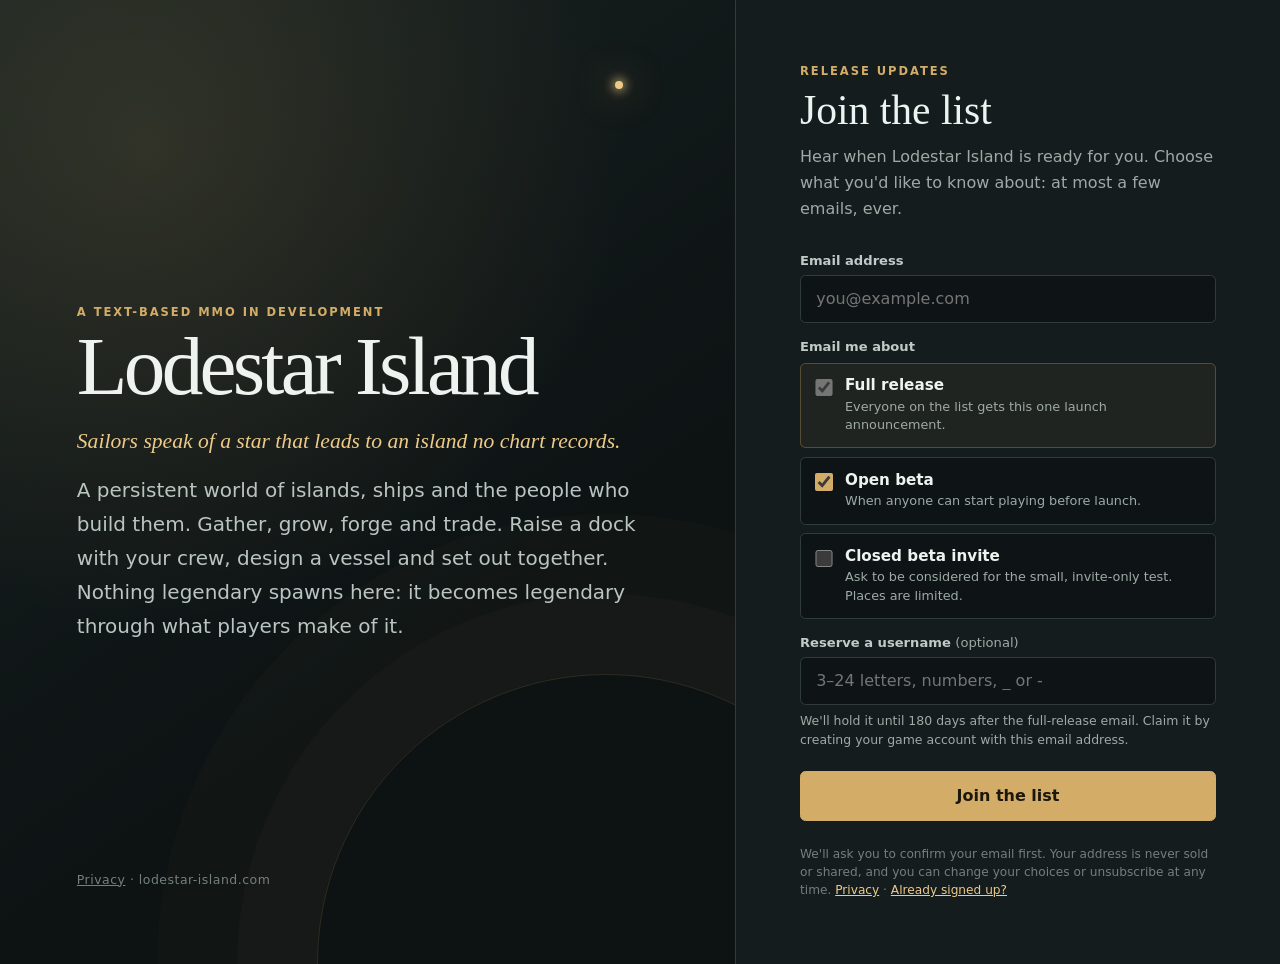
<file: index.html>
<!doctype html>
<html lang="en">
<head>
  <meta charset="utf-8">
  <meta name="viewport" content="width=device-width, initial-scale=1">
  <title>Lodestar Island — Release updates</title>
  <meta name="description" content="Lodestar Island is a persistent, text-based world of islands, ships and the people who build them. Join the list for beta and release news.">
  <meta name="theme-color" content="#0d1213">
  <meta name="referrer" content="no-referrer">
  <meta property="og:title" content="Lodestar Island">
  <meta property="og:description" content="A persistent, text-based world of islands, ships and the people who build them. Join the list for beta and release news.">
  <link rel="canonical" href="https://lodestar-island.com/">
  <link rel="icon" href="favicon.svg" type="image/svg+xml">
  <link rel="stylesheet" href="styles.css">
</head>
<body>
  <main class="auth-layout">
    <section class="brand-panel" aria-labelledby="game-title">
      <div class="brand-copy">
        <p class="eyebrow">A text-based MMO in development</p>
        <h1 id="game-title">Lodestar Island</h1>
        <p class="legend">Sailors speak of a star that leads to an island no chart records.</p>
        <p id="community-link" class="community-link" hidden></p>
        <p>A persistent world of islands, ships and the people who build them. Gather, grow, forge and trade. Raise a dock with your crew, design a vessel and set out together. Nothing legendary spawns here: it becomes legendary through what players make of it.</p>
      </div>
      <p class="build-label"><a href="privacy.html">Privacy</a> · lodestar-island.com</p>
    </section>

    <section class="auth-panel">
      <div class="auth-card">
        <p class="eyebrow">Release updates</p>
        <h2>Join the list</h2>
        <p id="signup-intro">Hear when Lodestar Island is ready for you. Choose what you'd like to know about: at most a few emails, ever.</p>

        <form id="signup-form" novalidate>
          <label>
            <span>Email address</span>
            <input name="email" type="email" autocomplete="email" inputmode="email" maxlength="254" required placeholder="you@example.com">
          </label>

          <fieldset class="choices">
            <legend>Email me about</legend>
            <label class="choice locked">
              <input type="checkbox" checked disabled aria-describedby="full-release-hint">
              <span><strong>Full release</strong><small id="full-release-hint">Everyone on the list gets this one launch announcement.</small></span>
            </label>
            <label class="choice">
              <input name="openBeta" type="checkbox" checked>
              <span><strong>Open beta</strong><small>When anyone can start playing before launch.</small></span>
            </label>
            <label class="choice">
              <input name="closedBeta" type="checkbox">
              <span><strong>Closed beta invite</strong><small>Ask to be considered for the small, invite-only test. Places are limited.</small></span>
            </label>
          </fieldset>

          <label>
            <span>Reserve a username <em>(optional)</em></span>
            <input name="username" autocomplete="username" maxlength="24" pattern="[A-Za-z0-9_-]{3,24}" placeholder="3–24 letters, numbers, _ or -" aria-describedby="username-hint">
          </label>
          <p id="username-hint" class="hint">We'll hold it until 180 days after the full-release email. Claim it by creating your game account with this email address.</p>

          <label class="trap" aria-hidden="true"><span>Leave this field empty</span><input name="website" type="text" tabindex="-1" autocomplete="off"></label>
          <p id="signup-error" class="form-error" role="alert" hidden></p>
          <button id="signup-submit" class="primary-button" type="submit">Join the list</button>
        </form>

        <div id="signup-success" class="form-success" role="status" tabindex="-1" hidden>
          <strong>Check your inbox.</strong> We sent a confirmation link to <span id="signup-success-email"></span>. Your signup isn't complete until you open it. The link works for 7 days.
        </div>

        <p class="console-note">We'll ask you to confirm your email first. Your address is never sold or shared, and you can change your choices or unsubscribe at any time. <a href="privacy.html">Privacy</a> · <a href="manage.html">Already signed up?</a></p>
      </div>
    </section>
  </main>
  <script src="config.js" defer></script>
  <script src="common.js" defer></script>
  <script src="signup.js" defer></script>
</body>
</html>
</file>
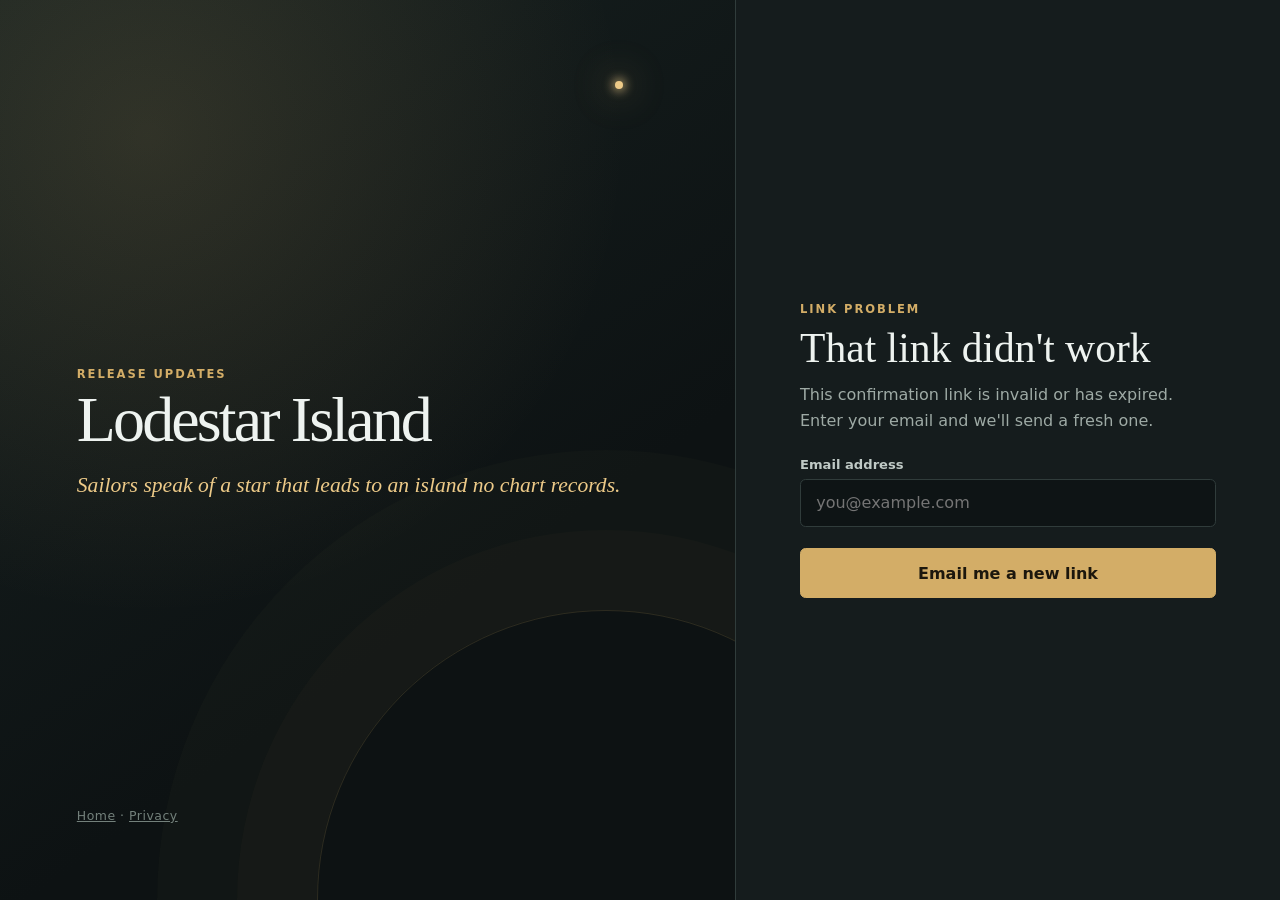
<file: confirm.html>
<!doctype html>
<html lang="en">
<head>
  <meta charset="utf-8">
  <meta name="viewport" content="width=device-width, initial-scale=1">
  <title>Confirm your signup — Lodestar Island</title>
  <meta name="description" content="Confirm your Lodestar Island signup.">
  <meta name="theme-color" content="#0d1213">
  <meta name="referrer" content="no-referrer">
  <link rel="icon" href="favicon.svg" type="image/svg+xml">
  <link rel="stylesheet" href="styles.css">
</head>
<body>
  <main class="auth-layout">
    <section class="brand-panel compact" aria-labelledby="game-title">
      <div class="brand-copy">
        <p class="eyebrow">Release updates</p>
        <h1 id="game-title"><a href="./">Lodestar Island</a></h1>
        <p class="legend">Sailors speak of a star that leads to an island no chart records.</p>
      </div>
      <p class="build-label"><a href="./">Home</a> · <a href="privacy.html">Privacy</a></p>
    </section>

    <section class="auth-panel">
      <div class="auth-card">
        <div id="confirm-loading" class="state"><p class="eyebrow">Confirming</p><h2>One moment…</h2></div>

        <div id="confirm-done" class="state" hidden>
          <p class="eyebrow">Confirmed</p>
          <h2>You're on the list</h2>
          <p>Thanks for joining. Here's what we'll email you about:</p>
          <ul id="confirm-summary" class="summary"></ul>
          <p id="confirm-community" class="community-link" hidden></p>
          <p id="confirm-username-lost" class="notice" hidden>Someone confirmed that username first, so it isn't reserved for you. You can choose another on your signup page.</p>
          <a id="confirm-manage" class="primary-button" href="manage.html">Review or change my choices</a>
          <p class="console-note">To make changes later, use the link in any of our emails or request a new one. Keep those emails to yourself: their links open your signup.</p>
        </div>

        <div id="confirm-failed" class="state" hidden>
          <p class="eyebrow">Link problem</p>
          <h2>That link didn't work</h2>
          <p id="confirm-error">This confirmation link is invalid or has expired. Enter your email and we'll send a fresh one.</p>
        <form id="link-form" class="link-form" novalidate>
          <label><span>Email address</span><input name="email" type="email" autocomplete="email" maxlength="254" required placeholder="you@example.com"></label>
          <label class="trap" aria-hidden="true"><span>Leave this field empty</span><input name="website" type="text" tabindex="-1" autocomplete="off"></label>
          <p class="form-error" role="alert" hidden></p>
          <button class="primary-button" type="submit">Email me a new link</button>
        </form>
        <p class="form-success" role="status" hidden></p>
        </div>
      </div>
    </section>
  </main>
  <script src="config.js" defer></script>
  <script src="common.js" defer></script>
  <script src="confirm.js" defer></script>
</body>
</html>
</file>
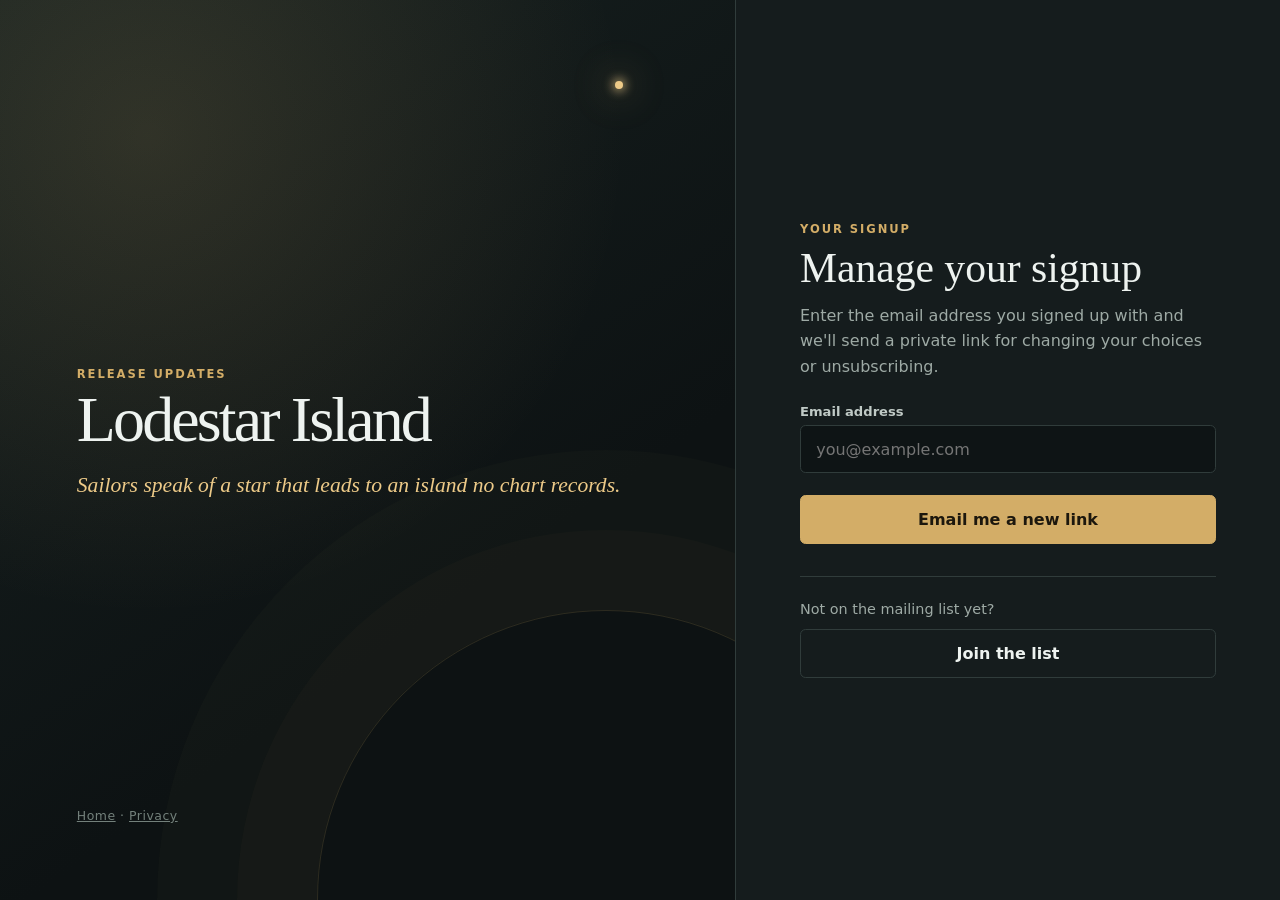
<file: manage.html>
<!doctype html>
<html lang="en">
<head>
  <meta charset="utf-8">
  <meta name="viewport" content="width=device-width, initial-scale=1">
  <title>Your signup — Lodestar Island</title>
  <meta name="description" content="Change your Lodestar Island email choices or unsubscribe.">
  <meta name="theme-color" content="#0d1213">
  <meta name="referrer" content="no-referrer">
  <link rel="icon" href="favicon.svg" type="image/svg+xml">
  <link rel="stylesheet" href="styles.css">
</head>
<body>
  <main class="auth-layout">
    <section class="brand-panel compact" aria-labelledby="game-title">
      <div class="brand-copy">
        <p class="eyebrow">Release updates</p>
        <h1 id="game-title"><a href="./">Lodestar Island</a></h1>
        <p class="legend">Sailors speak of a star that leads to an island no chart records.</p>
      </div>
      <p class="build-label"><a href="./">Home</a> · <a href="privacy.html">Privacy</a></p>
    </section>

    <section class="auth-panel">
      <div class="auth-card">
        <div id="manage-loading" class="state"><p class="eyebrow">Your signup</p><h2>One moment…</h2></div>

        <div id="manage-request" class="state" hidden>
          <p class="eyebrow">Your signup</p>
          <h2>Manage your signup</h2>
          <p id="manage-request-reason">Enter the email address you signed up with and we'll send a private link for changing your choices or unsubscribing.</p>
        <form id="link-form" class="link-form" novalidate>
          <label><span>Email address</span><input name="email" type="email" autocomplete="email" maxlength="254" required placeholder="you@example.com"></label>
          <label class="trap" aria-hidden="true"><span>Leave this field empty</span><input name="website" type="text" tabindex="-1" autocomplete="off"></label>
          <p class="form-error" role="alert" hidden></p>
          <button class="primary-button" type="submit">Email me a new link</button>
        </form>
        <p class="form-success" role="status" hidden></p>
          <div class="alt-action">
            <p>Not on the mailing list yet?</p>
            <a class="secondary-button" href="./">Join the list</a>
          </div>
        </div>

        <div id="manage-form-state" class="state" hidden>
          <p class="eyebrow">Your signup</p>
          <h2>Your choices</h2>
          <dl class="facts">
            <div><dt>Email</dt><dd id="manage-email"></dd></div>
            <div id="manage-username-row" hidden><dt>Reserved Username</dt><dd id="manage-username-reserved"></dd></div>
            <div><dt>Joined</dt><dd id="manage-joined"></dd></div>
            <div><dt>Last changed</dt><dd id="manage-updated"></dd></div>
          </dl>
          <p class="facts-actions"><button id="manage-close" class="text-button" type="button">Sign out</button></p>
          <form id="manage-form" novalidate>
            <fieldset class="choices">
              <legend>Email me about</legend>
              <label class="choice locked">
                <input type="checkbox" checked disabled>
                <span><strong>Full release</strong><small>Everyone on the list gets this one launch announcement. To stop it, unsubscribe below.</small></span>
              </label>
              <label class="choice">
                <input name="openBeta" type="checkbox">
                <span><strong>Open beta</strong><small>When anyone can start playing before launch.</small></span>
              </label>
              <label class="choice">
                <input name="closedBeta" type="checkbox">
                <span><strong>Closed beta invite</strong><small>Ask to be considered for the small, invite-only test.</small></span>
              </label>
            </fieldset>
            <label>
              <span>Reserved username <em>(optional)</em></span>
              <input name="username" autocomplete="username" maxlength="24" placeholder="3–24 letters, numbers, _ or -" aria-describedby="manage-username-hint">
            </label>
            <p id="manage-username-hint" class="hint"></p>
            <p id="manage-error" class="form-error" role="alert" hidden></p>
            <p id="manage-saved" class="form-success" role="status" hidden>Saved.</p>
            <button id="manage-save" class="primary-button" type="submit">Save changes</button>
          </form>
          <button id="manage-unsubscribe" class="text-button danger" type="button">Unsubscribe and delete my signup</button>
        </div>

        <div id="manage-unsubscribe-state" class="state" hidden>
          <p class="eyebrow">Unsubscribe</p>
          <h2>Leave the list?</h2>
          <p>We'll delete your email address, your choices and any reserved username. You won't get any more emails from us, including the full-release notice.</p>
          <p id="unsubscribe-error" class="form-error" role="alert" hidden></p>
          <div class="button-row">
            <button id="unsubscribe-confirm" class="danger-button" type="button">Unsubscribe</button>
            <button id="unsubscribe-cancel" class="secondary-button" type="button">Keep my signup</button>
          </div>
        </div>

        <div id="manage-closed" class="state" hidden>
          <p class="eyebrow">Signed out</p>
          <h2>You're signed out</h2>
          <p>Your details are no longer shown on this device. To make changes again, use the link in any of our emails or <a href="manage.html">request a new one</a>.</p>
          <p class="console-note">On a shared computer, also clear this browser's history: the link you arrived with may still be saved there.</p>
          <a class="primary-button" href="./">Back to Lodestar Island</a>
        </div>

        <div id="manage-gone" class="state" hidden>
          <p class="eyebrow">Unsubscribed</p>
          <h2>You've left the list</h2>
          <p>Your signup has been deleted. If you change your mind, you're welcome to <a href="./">join again</a>.</p>
        </div>
      </div>
    </section>
  </main>
  <script src="config.js" defer></script>
  <script src="common.js" defer></script>
  <script src="manage.js" defer></script>
</body>
</html>
</file>
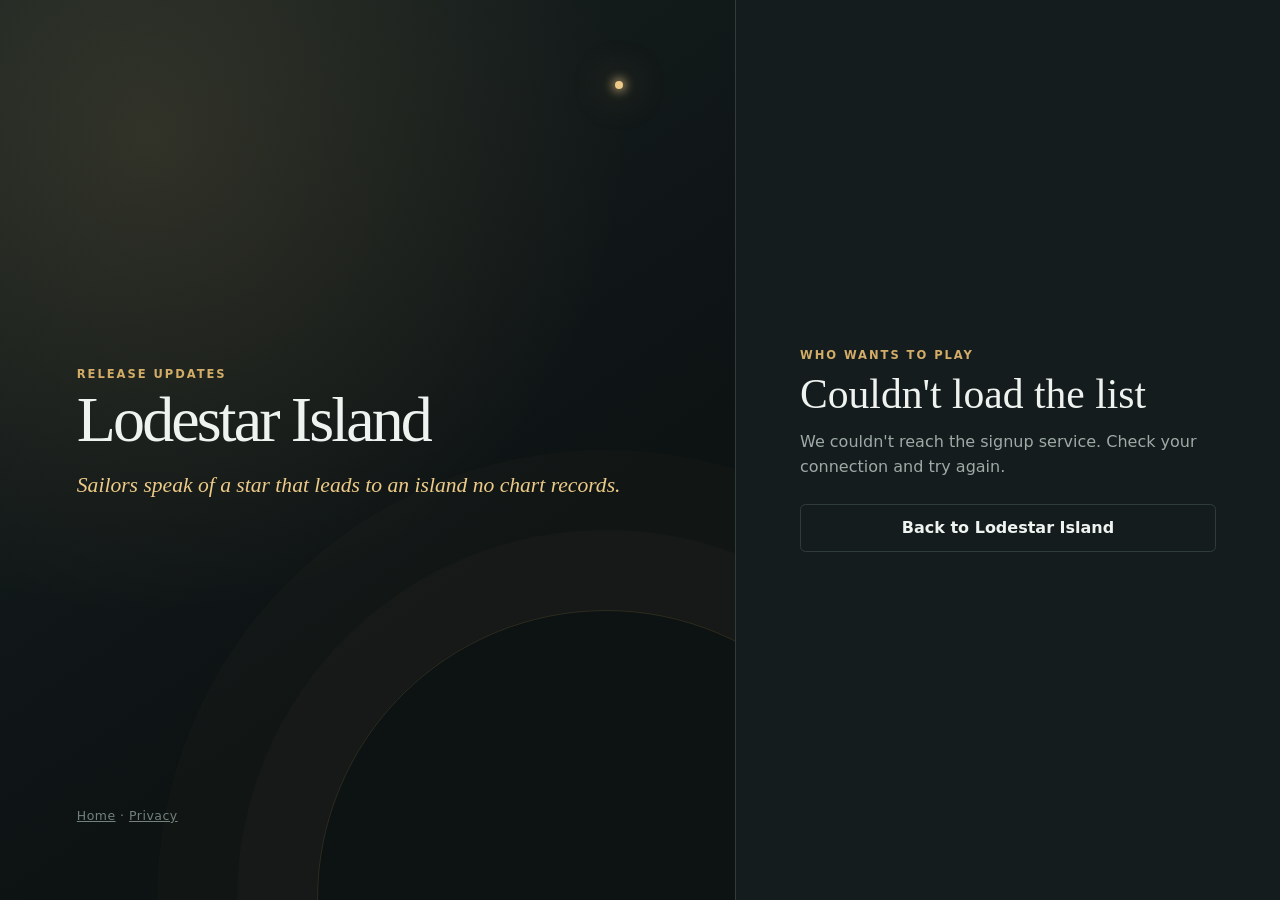
<file: players.html>
<!doctype html>
<html lang="en">
<head>
  <meta charset="utf-8">
  <meta name="viewport" content="width=device-width, initial-scale=1">
  <title>Lodestar Island</title>
  <meta name="description" content="Lodestar Island release updates.">
  <meta name="robots" content="noindex">
  <meta name="theme-color" content="#0d1213">
  <meta name="referrer" content="no-referrer">
  <link rel="icon" href="favicon.svg" type="image/svg+xml">
  <link rel="stylesheet" href="styles.css">
</head>
<body>
  <main class="auth-layout">
    <section class="brand-panel compact" aria-labelledby="game-title">
      <div class="brand-copy">
        <p id="players-eyebrow" class="eyebrow">Release updates</p>
        <h1 id="game-title"><a href="./">Lodestar Island</a></h1>
        <p class="legend">Sailors speak of a star that leads to an island no chart records.</p>
      </div>
      <p class="build-label"><a href="./">Home</a> · <a href="privacy.html">Privacy</a></p>
    </section>

    <section class="auth-panel">
      <div class="auth-card">
        <div id="players-loading" class="state"><h2>One moment…</h2></div>

        <div id="players-list-state" class="state" hidden>
          <p class="eyebrow">Who wants to play</p>
          <h2 id="players-count"></h2>
          <p>These players have already reserved their names for launch day.</p>
          <ul id="players-names" class="player-names"></ul>
          <p id="players-unnamed" class="players-unnamed"></p>
          <a class="primary-button" href="./">Join them</a>
        </div>

        <div id="players-failed" class="state" hidden>
          <p class="eyebrow">Who wants to play</p>
          <h2>Couldn't load the list</h2>
          <p id="players-error"></p>
          <a class="secondary-button" href="./">Back to Lodestar Island</a>
        </div>
      </div>
    </section>
  </main>
  <script src="config.js" defer></script>
  <script src="common.js" defer></script>
  <script src="players.js" defer></script>
</body>
</html>
</file>
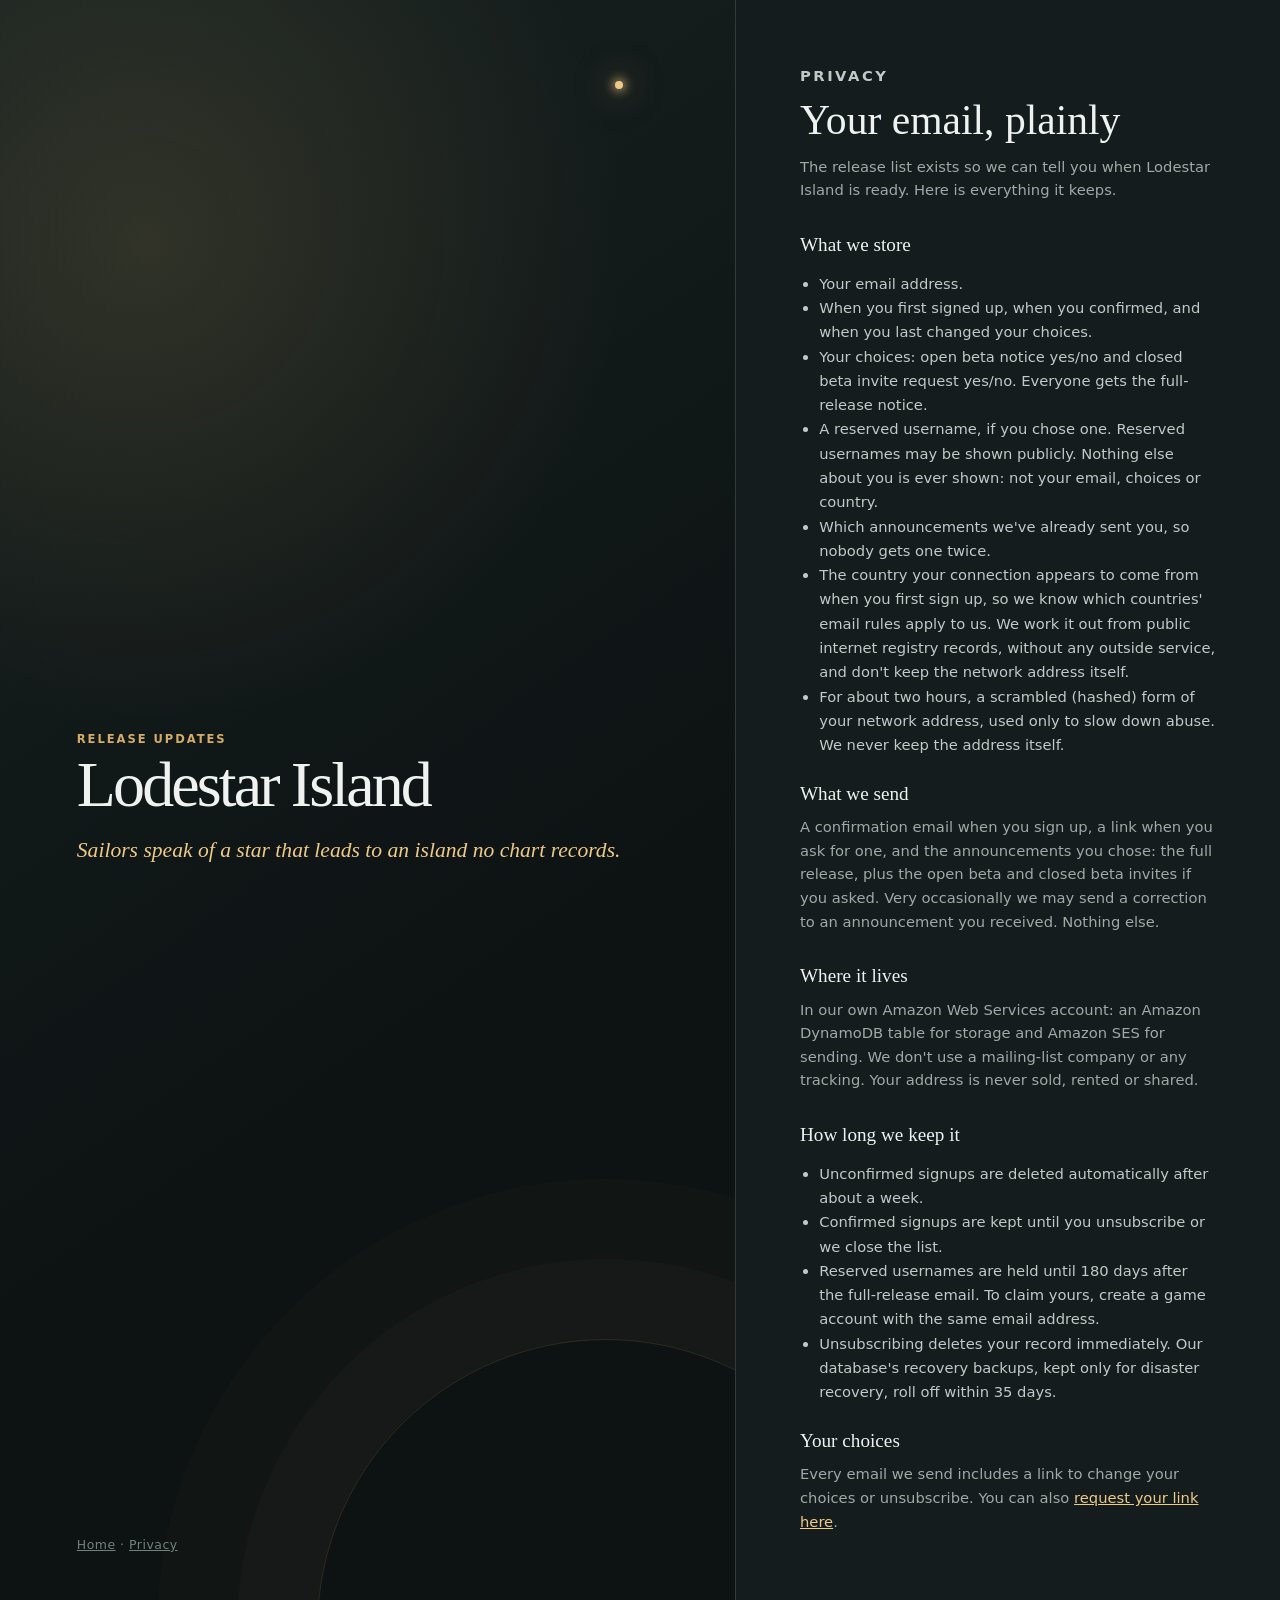
<file: privacy.html>
<!doctype html>
<html lang="en">
<head>
  <meta charset="utf-8">
  <meta name="viewport" content="width=device-width, initial-scale=1">
  <title>Privacy — Lodestar Island</title>
  <meta name="description" content="What the Lodestar Island release list stores and why.">
  <meta name="theme-color" content="#0d1213">
  <meta name="referrer" content="no-referrer">
  <link rel="icon" href="favicon.svg" type="image/svg+xml">
  <link rel="stylesheet" href="styles.css">
</head>
<body>
  <main class="auth-layout">
    <section class="brand-panel compact" aria-labelledby="game-title">
      <div class="brand-copy">
        <p class="eyebrow">Release updates</p>
        <h1 id="game-title"><a href="./">Lodestar Island</a></h1>
        <p class="legend">Sailors speak of a star that leads to an island no chart records.</p>
      </div>
      <p class="build-label"><a href="./">Home</a> · <a href="privacy.html">Privacy</a></p>
    </section>

    <section class="auth-panel">
      <article class="auth-card prose">
        <p class="eyebrow">Privacy</p>
        <h2>Your email, plainly</h2>
        <p>The release list exists so we can tell you when Lodestar Island is ready. Here is everything it keeps.</p>
        <h3>What we store</h3>
        <ul>
          <li>Your email address.</li>
          <li>When you first signed up, when you confirmed, and when you last changed your choices.</li>
          <li>Your choices: open beta notice yes/no and closed beta invite request yes/no. Everyone gets the full-release notice.</li>
          <li>A reserved username, if you chose one. Reserved usernames may be shown publicly. Nothing else about you is ever shown: not your email, choices or country.</li>
          <li>Which announcements we've already sent you, so nobody gets one twice.</li>
          <li>The country your connection appears to come from when you first sign up, so we know which countries' email rules apply to us. We work it out from public internet registry records, without any outside service, and don't keep the network address itself.</li>
          <li>For about two hours, a scrambled (hashed) form of your network address, used only to slow down abuse. We never keep the address itself.</li>
        </ul>
        <h3>What we send</h3>
        <p>A confirmation email when you sign up, a link when you ask for one, and the announcements you chose: the full release, plus the open beta and closed beta invites if you asked. Very occasionally we may send a correction to an announcement you received. Nothing else.</p>
        <h3>Where it lives</h3>
        <p>In our own Amazon Web Services account: an Amazon DynamoDB table for storage and Amazon SES for sending. We don't use a mailing-list company or any tracking. Your address is never sold, rented or shared.</p>
        <h3>How long we keep it</h3>
        <ul>
          <li>Unconfirmed signups are deleted automatically after about a week.</li>
          <li>Confirmed signups are kept until you unsubscribe or we close the list.</li>
          <li>Reserved usernames are held until 180 days after the full-release email. To claim yours, create a game account with the same email address.</li>
          <li>Unsubscribing deletes your record immediately. Our database's recovery backups, kept only for disaster recovery, roll off within 35 days.</li>
        </ul>
        <h3>Your choices</h3>
        <p>Every email we send includes a link to change your choices or unsubscribe. You can also <a href="manage.html">request your link here</a>.</p>
      </article>
    </section>
  </main>
  <script src="config.js" defer></script>
  <script src="common.js" defer></script>
</body>
</html>
</file>
<file: styles.css>
/* Shared look with the game prototype's sign-in screen (client/styles.css). */
:root {
  color-scheme: dark;
  --ink: #eef3f0;
  --muted: #9eaaa5;
  --background: #0d1213;
  --surface: #151c1d;
  --border: #303c3b;
  --accent: #d3ad67;
  --accent-bright: #edca88;
  --accent-rgb: 211, 173, 103;
  --danger: #ef958d;
  font-family: Inter, ui-sans-serif, system-ui, -apple-system, BlinkMacSystemFont, "Segoe UI", sans-serif;
}

* { box-sizing: border-box; }
[hidden] { display: none !important; }
body { min-width: 320px; min-height: 100vh; margin: 0; color: var(--ink); background: var(--background); }
button, input { font: inherit; }
button { color: inherit; }
.eyebrow { margin: 0 0 .5rem; color: var(--accent); font-size: .72rem; font-weight: 800; letter-spacing: .17em; text-transform: uppercase; }

.auth-layout { min-height: 100vh; display: grid; grid-template-columns: minmax(380px, 1.15fr) minmax(430px, .85fr); }
.brand-panel { position: relative; display: flex; flex-direction: column; justify-content: space-between; min-height: 100vh; padding: clamp(2rem, 6vw, 6rem); overflow: hidden; background: radial-gradient(circle at 20% 15%, rgba(211, 173, 103, .15), transparent 30rem), linear-gradient(145deg, #172120, #0d1213 65%); border-right: 1px solid var(--border); }
.brand-panel::after { position: absolute; right: -10rem; bottom: -18rem; width: 36rem; height: 36rem; border: 1px solid rgba(211, 173, 103, .16); border-radius: 50%; content: ""; box-shadow: 0 0 0 5rem rgba(211, 173, 103, .025), 0 0 0 10rem rgba(211, 173, 103, .018); }
/* The lodestar: a single guiding point above the horizon rings. */
.brand-panel::before { position: absolute; top: clamp(2rem, 9vh, 6rem); right: clamp(2rem, 9vw, 7rem); width: .5rem; height: .5rem; border-radius: 50%; content: ""; background: var(--accent-bright); box-shadow: 0 0 .6rem .2rem rgba(237, 202, 136, .55), 0 0 2.4rem .6rem rgba(211, 173, 103, .18); }
.brand-copy { position: relative; z-index: 1; max-width: 44rem; margin: auto 0; }
.brand-copy h1 { max-width: 12ch; margin: 0 0 1.4rem; font-family: Georgia, "Times New Roman", serif; font-size: clamp(3rem, 6.5vw, 6.5rem); font-weight: 500; line-height: .96; letter-spacing: -.045em; }
.brand-copy .legend { margin: 0 0 1.2rem; color: var(--accent-bright); font-family: Georgia, "Times New Roman", serif; font-size: clamp(1.05rem, 1.7vw, 1.35rem); font-style: italic; }
.brand-copy > p:last-child:not(.legend) { max-width: 42rem; margin: 0; color: #bac4c0; font-size: clamp(1rem, 1.6vw, 1.25rem); line-height: 1.7; }
.build-label { position: relative; z-index: 1; margin: 0; color: #73807b; font-size: .78rem; letter-spacing: .04em; }

.auth-panel { display: grid; place-items: center; padding: clamp(1.5rem, 5vw, 5rem); background: var(--surface); }
.auth-card { width: min(100%, 28rem); }
.auth-card h2 { margin: 0; font-family: Georgia, "Times New Roman", serif; font-size: 2.6rem; font-weight: 500; }
form { display: grid; gap: 1rem; }
label span { display: block; margin-bottom: .4rem; color: #c0cac6; font-size: .82rem; font-weight: 650; }
input { width: 100%; padding: .85rem .95rem; color: var(--ink); background: #0e1415; border: 1px solid var(--border); border-radius: .35rem; outline: none; }
input:focus { border-color: var(--accent); box-shadow: 0 0 0 3px rgba(var(--accent-rgb), .12); }
input:disabled { opacity: .65; }
input[aria-invalid="true"] { border-color: var(--danger); }
.trap { position: absolute; left: -10000px; width: 1px; height: 1px; overflow: hidden; }
.primary-button { margin-top: .35rem; padding: .9rem 1rem; color: #1c170d; background: var(--accent); border: 1px solid var(--accent); border-radius: .35rem; font-weight: 800; cursor: pointer; }
.primary-button:hover:not(:disabled) { background: var(--accent-bright); }
.primary-button:focus-visible { outline: 2px solid var(--accent-bright); outline-offset: 3px; }
.primary-button:disabled { cursor: wait; opacity: .7; }
.form-error { margin: 0; padding: .75rem; color: #ffd5d1; background: rgba(144, 48, 41, .25); border: 1px solid rgba(239, 149, 141, .4); border-radius: .35rem; font-size: .85rem; }
.form-success { margin: 0; padding: 1rem; color: var(--ink); background: rgba(var(--accent-rgb), .1); border: 1px solid rgba(var(--accent-rgb), .45); border-radius: .35rem; line-height: 1.55; }
.console-note { margin: 1.5rem 0 0; color: #71807a; font-size: .76rem; line-height: 1.5; }

@media (max-width: 800px) {
  .auth-layout { grid-template-columns: 1fr; }
  .brand-panel { min-height: auto; padding: 3rem 1.5rem 2rem; border-right: 0; border-bottom: 1px solid var(--border); }
  .brand-panel::before { top: 1.5rem; right: 1.5rem; }
  .brand-copy h1 { font-size: clamp(2.5rem, 12vw, 4rem); }
  .build-label { margin-top: 2rem; }
  .auth-panel { padding: 2.5rem 1.5rem 3rem; }
}

@media (prefers-reduced-motion: no-preference) {
  .brand-panel::before { animation: glimmer 6s ease-in-out infinite; }
  @keyframes glimmer { 50% { opacity: .55; } }
}

/* Signup-site additions in the same visual language. */
a { color: var(--accent-bright); }
.build-label a { color: inherit; }
.brand-copy h1 a { color: inherit; text-decoration: none; }
.brand-panel.compact .brand-copy h1 { font-size: clamp(2.6rem, 5vw, 4.6rem); }
.auth-card > p:not(.eyebrow, .console-note, .form-success, .hint, .form-error, .notice) { margin: .65rem 0 2rem; color: var(--muted); line-height: 1.6; }
.state > p:not(.eyebrow, .console-note, .form-success, .form-error, .notice) { margin: .65rem 0 1.5rem; color: var(--muted); line-height: 1.6; }
label em, legend em { color: var(--muted); font-style: normal; font-weight: 500; }
.choices { display: grid; gap: .55rem; margin: 0; padding: 0; border: 0; }
.choices legend { margin-bottom: .55rem; padding: 0; color: #c0cac6; font-size: .82rem; font-weight: 650; }
.choice { display: grid; grid-template-columns: auto 1fr; gap: .75rem; align-items: start; padding: .8rem .9rem; background: #0e1415; border: 1px solid var(--border); border-radius: .35rem; cursor: pointer; }
.choice:hover { border-color: #46544f; }
.choice:has(input:focus-visible) { border-color: var(--accent); box-shadow: 0 0 0 3px rgba(var(--accent-rgb), .12); }
.choice input { width: 1.1rem; height: 1.1rem; margin: .15rem 0 0; accent-color: var(--accent); }
.choice span { display: grid; gap: .2rem; margin: 0; color: var(--ink); font-size: .95rem; font-weight: 400; }
.choice strong { font-weight: 650; }
.choice small { color: var(--muted); font-size: .8rem; line-height: 1.45; }
.choice.locked { cursor: default; background: rgba(var(--accent-rgb), .06); border-color: rgba(var(--accent-rgb), .3); }
.choice.locked input { opacity: 1; }
.hint { margin: -.55rem 0 0; color: var(--muted); font-size: .78rem; line-height: 1.5; }
input[aria-invalid="true"] { border-color: var(--danger); }
.notice { margin: 0 0 1.25rem; padding: .75rem; color: var(--ink); background: rgba(var(--accent-rgb), .08); border: 1px solid rgba(var(--accent-rgb), .35); border-radius: .35rem; font-size: .85rem; line-height: 1.5; }
a.primary-button { display: block; margin-top: 1rem; text-align: center; text-decoration: none; }
.secondary-button, .danger-button { padding: .85rem 1rem; border-radius: .35rem; font-weight: 750; cursor: pointer; }
.secondary-button { color: var(--ink); background: transparent; border: 1px solid var(--border); }
.secondary-button:hover { border-color: var(--accent); }
.danger-button { color: #2a0f0c; background: var(--danger); border: 1px solid var(--danger); }
.danger-button:disabled { cursor: wait; opacity: .7; }
.button-row { display: flex; flex-wrap: wrap; gap: .75rem; }
.text-button { margin-top: 1.5rem; padding: 0; color: var(--muted); background: none; border: 0; font-size: .82rem; text-decoration: underline; cursor: pointer; }
.text-button.danger:hover { color: var(--danger); }
.summary { margin: 0 0 1.5rem; padding-left: 1.2rem; color: var(--ink); line-height: 1.8; }
.facts { display: grid; gap: .4rem; margin: 1.25rem 0 .4rem; padding: .9rem; background: #0e1415; border: 1px solid var(--border); border-radius: .35rem; }
.facts div { display: flex; justify-content: space-between; gap: 1rem; font-size: .85rem; }
.facts dt { color: var(--muted); }
.facts dd { margin: 0; overflow-wrap: anywhere; text-align: right; }
.link-form { margin-top: .5rem; }
.state > p.facts-actions { margin: 0 0 1.5rem; text-align: right; }
.facts-actions .text-button { margin: 0; }
.community-link { position: relative; z-index: 1; margin: 0 0 1.2rem; color: var(--ink); font-size: .95rem; }
.state > p.community-link { margin: 0 0 1.25rem; color: var(--ink); }
.player-names { display: grid; grid-template-columns: repeat(auto-fill, minmax(9rem, 1fr)); gap: .45rem 1rem; margin: 0 0 1rem; padding: 0; list-style: none; }
.player-names li { overflow: hidden; padding: .45rem .6rem; color: var(--ink); background: #0e1415; border: 1px solid var(--border); border-radius: .3rem; font-size: .9rem; text-overflow: ellipsis; white-space: nowrap; }
.state > p.players-unnamed { margin: 0 0 1.5rem; color: var(--muted); font-style: italic; }
.alt-action { margin-top: 2rem; padding-top: 1.5rem; border-top: 1px solid var(--border); }
.state .alt-action p { margin: 0 0 .75rem; color: var(--muted); font-size: .9rem; }
a.secondary-button { display: block; text-align: center; text-decoration: none; }
.text-button:hover { color: var(--ink); }
.form-success:focus { outline: none; }
.prose h3 { margin: 1.6rem 0 .5rem; font-family: Georgia, "Times New Roman", serif; font-size: 1.2rem; font-weight: 500; }
.prose p, .prose li { color: #c0cac6; font-size: .92rem; line-height: 1.65; }
.prose ul { padding-left: 1.2rem; }
.auth-card.prose { width: min(100%, 36rem); }
.primary-button:focus-visible, .secondary-button:focus-visible, .danger-button:focus-visible, .text-button:focus-visible, a:focus-visible { outline: 2px solid var(--accent-bright); outline-offset: 3px; }
@media (max-width: 800px) {
  .brand-panel.compact { padding: 2rem 1.5rem 1.5rem; }
  .brand-panel.compact .legend { display: none; }
}
</file>
